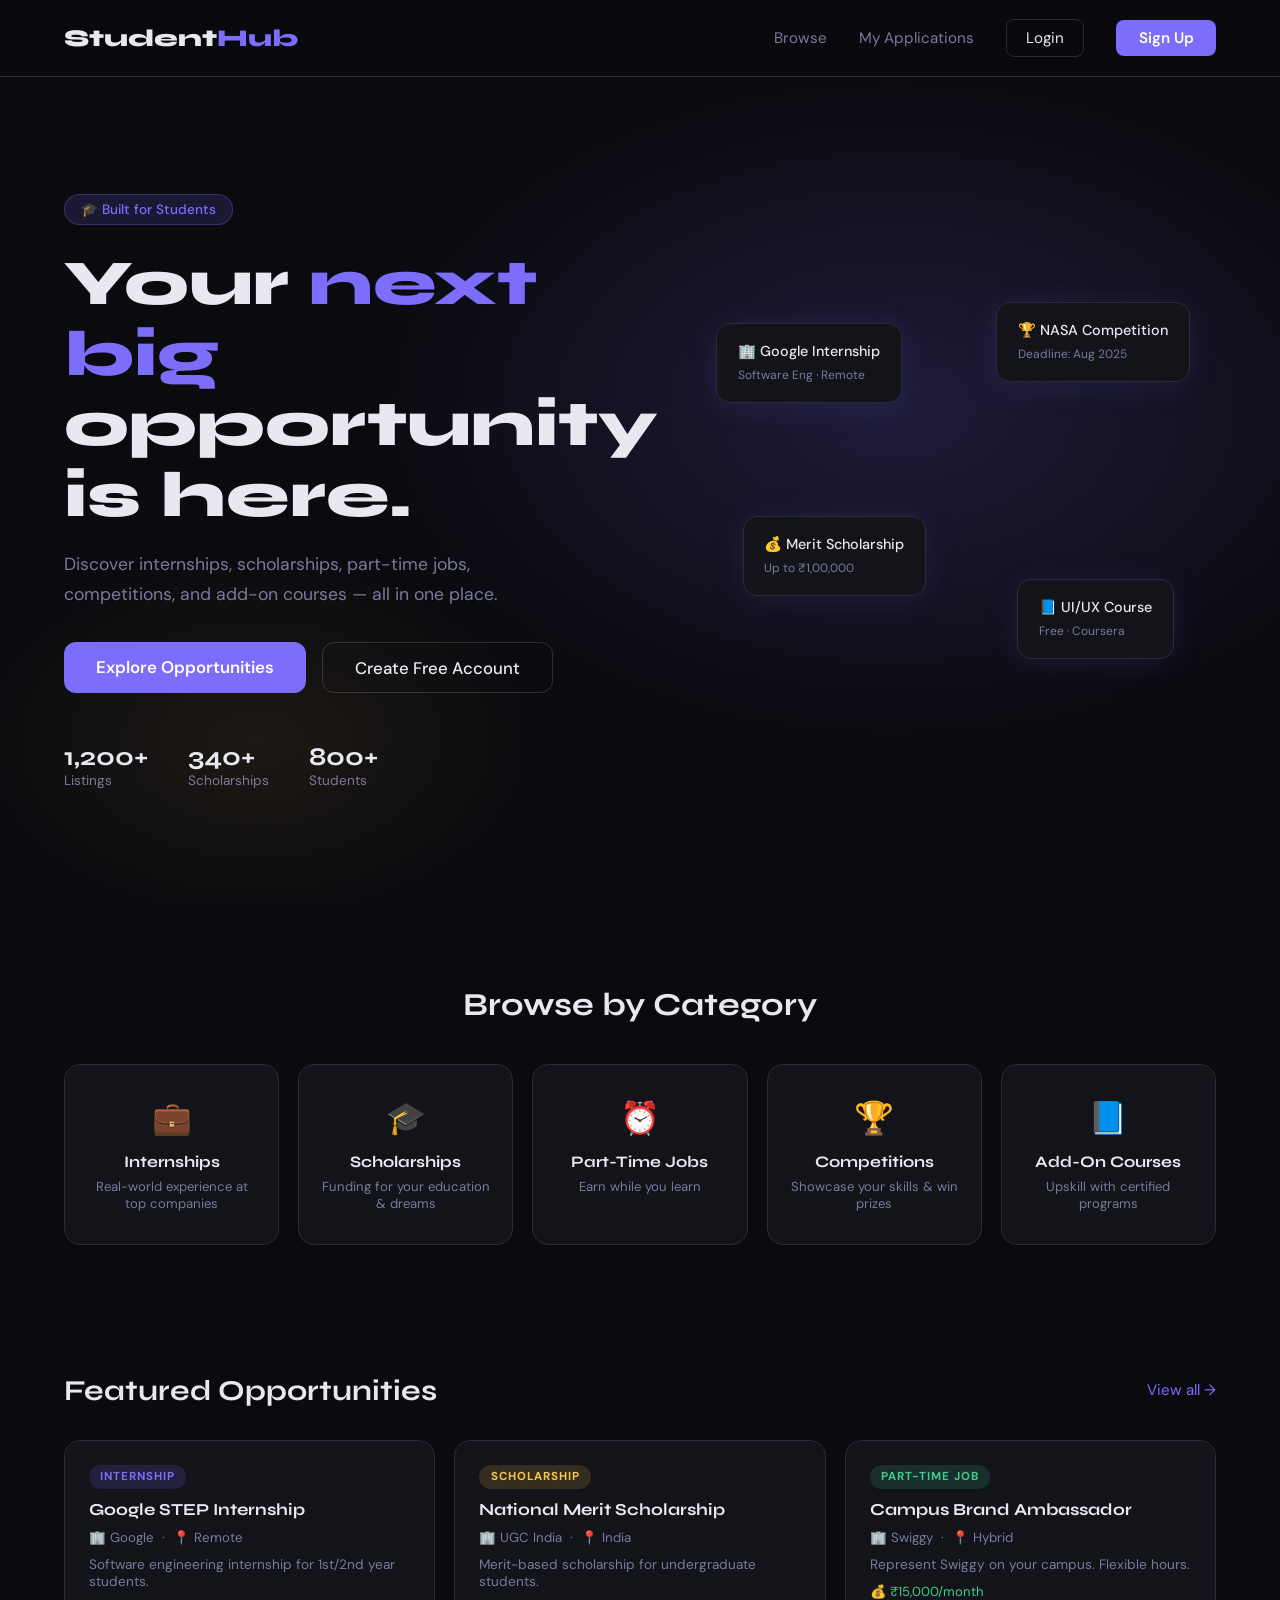
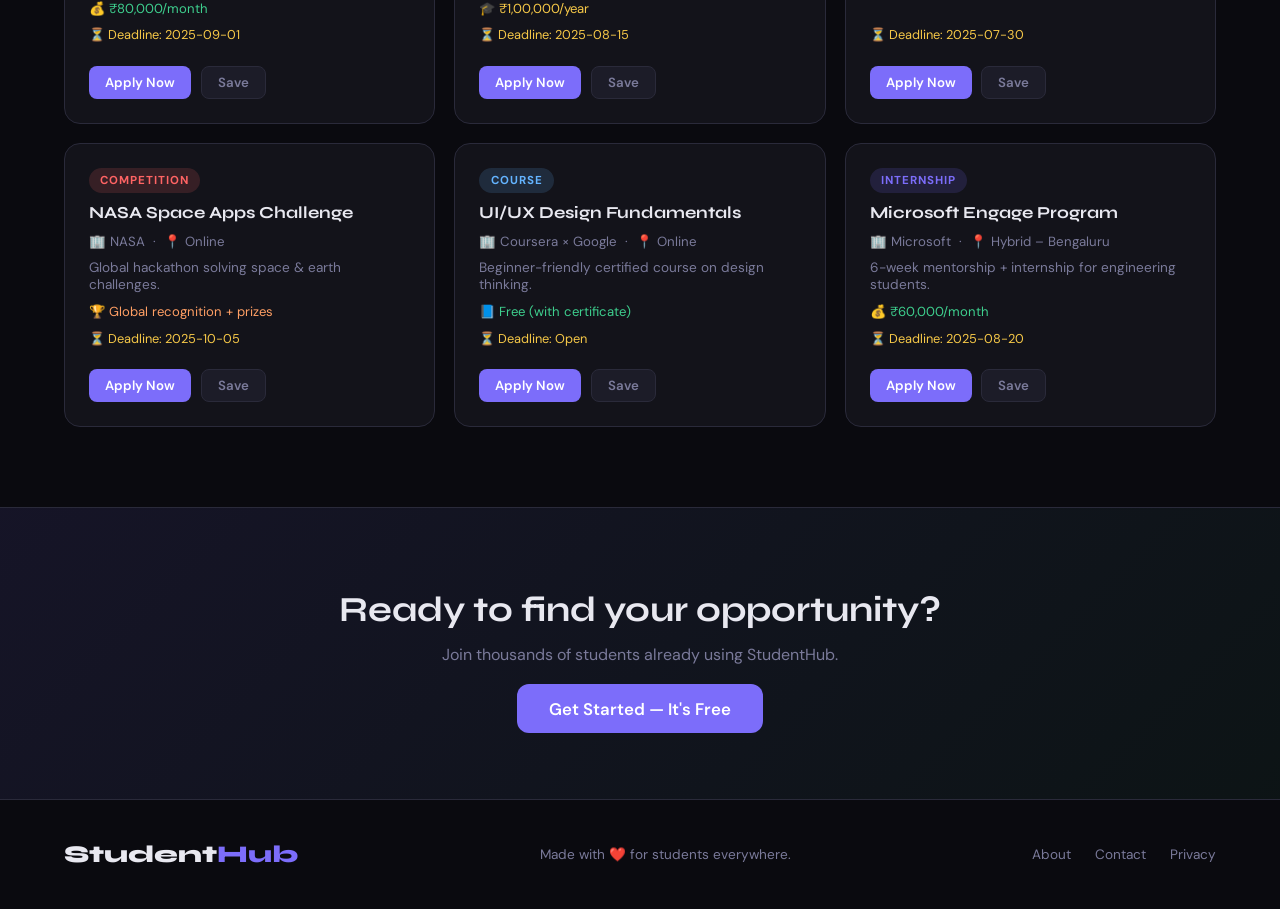
<file: index.html>
<!DOCTYPE html>
<html lang="en">
<head>
  <meta charset="UTF-8" />
  <meta name="viewport" content="width=device-width, initial-scale=1.0"/>
  <title>StudentHub — Opportunities for Every Student</title>
  <link rel="stylesheet" href="css/style.css"/>
  <link href="https://fonts.googleapis.com/css2?family=Syne:wght@400;600;700;800&family=DM+Sans:ital,wght@0,300;0,400;0,500;1,300&display=swap" rel="stylesheet"/>
</head>
<body>

  <!-- NAV -->
  <nav class="navbar">
    <a href="index.html" class="logo">Student<span>Hub</span></a>
    <div class="nav-links">
      <a href="pages/listings.html">Browse</a>
      <a href="pages/tracker.html">My Applications</a>
      <a href="pages/login.html" class="btn-outline">Login</a>
      <a href="pages/signup.html" class="btn-fill">Sign Up</a>
    </div>
    <button class="hamburger" onclick="toggleMenu()">☰</button>
  </nav>

  <!-- HERO -->
  <section class="hero">
    <div class="hero-bg"></div>
    <div class="hero-content">
      <span class="badge">🎓 Built for Students</span>
      <h1>Your <em>next big</em><br/>opportunity is here.</h1>
      <p>Discover internships, scholarships, part-time jobs, competitions, and add-on courses — all in one place.</p>
      <div class="hero-actions">
        <a href="pages/listings.html" class="btn-fill big">Explore Opportunities</a>
        <a href="pages/signup.html" class="btn-ghost big">Create Free Account</a>
      </div>
      <div class="hero-stats">
        <div><strong>1,200+</strong><span>Listings</span></div>
        <div><strong>340+</strong><span>Scholarships</span></div>
        <div><strong>800+</strong><span>Students</span></div>
      </div>
    </div>
    <div class="hero-cards">
      <div class="float-card c1">🏢 Google Internship<br/><small>Software Eng · Remote</small></div>
      <div class="float-card c2">🏆 NASA Competition<br/><small>Deadline: Aug 2025</small></div>
      <div class="float-card c3">💰 Merit Scholarship<br/><small>Up to ₹1,00,000</small></div>
      <div class="float-card c4">📘 UI/UX Course<br/><small>Free · Coursera</small></div>
    </div>
  </section>

  <!-- CATEGORIES -->
  <section class="categories">
    <h2>Browse by Category</h2>
    <div class="cat-grid">
      <a href="pages/listings.html?type=internship" class="cat-card">
        <span class="cat-icon">💼</span>
        <h3>Internships</h3>
        <p>Real-world experience at top companies</p>
      </a>
      <a href="pages/listings.html?type=scholarship" class="cat-card">
        <span class="cat-icon">🎓</span>
        <h3>Scholarships</h3>
        <p>Funding for your education & dreams</p>
      </a>
      <a href="pages/listings.html?type=job" class="cat-card">
        <span class="cat-icon">⏰</span>
        <h3>Part-Time Jobs</h3>
        <p>Earn while you learn</p>
      </a>
      <a href="pages/listings.html?type=competition" class="cat-card">
        <span class="cat-icon">🏆</span>
        <h3>Competitions</h3>
        <p>Showcase your skills & win prizes</p>
      </a>
      <a href="pages/listings.html?type=course" class="cat-card">
        <span class="cat-icon">📘</span>
        <h3>Add-On Courses</h3>
        <p>Upskill with certified programs</p>
      </a>
    </div>
  </section>

  <!-- FEATURED -->
  <section class="featured">
    <div class="section-header">
      <h2>Featured Opportunities</h2>
      <a href="pages/listings.html">View all →</a>
    </div>
    <div class="cards-grid" id="featuredCards"></div>
  </section>

  <!-- CTA -->
  <section class="cta-section">
    <h2>Ready to find your opportunity?</h2>
    <p>Join thousands of students already using StudentHub.</p>
    <a href="pages/signup.html" class="btn-fill big">Get Started — It's Free</a>
  </section>

  <!-- FOOTER -->
  <footer>
    <div class="footer-inner">
      <span class="logo">Student<span>Hub</span></span>
      <p>Made with ❤️ for students everywhere.</p>
      <div class="footer-links">
        <a href="#">About</a>
        <a href="#">Contact</a>
        <a href="#">Privacy</a>
      </div>
    </div>
  </footer>

  <script src="js/data.js"></script>
  <script src="js/main.js"></script>
</body>
</html>
</file>
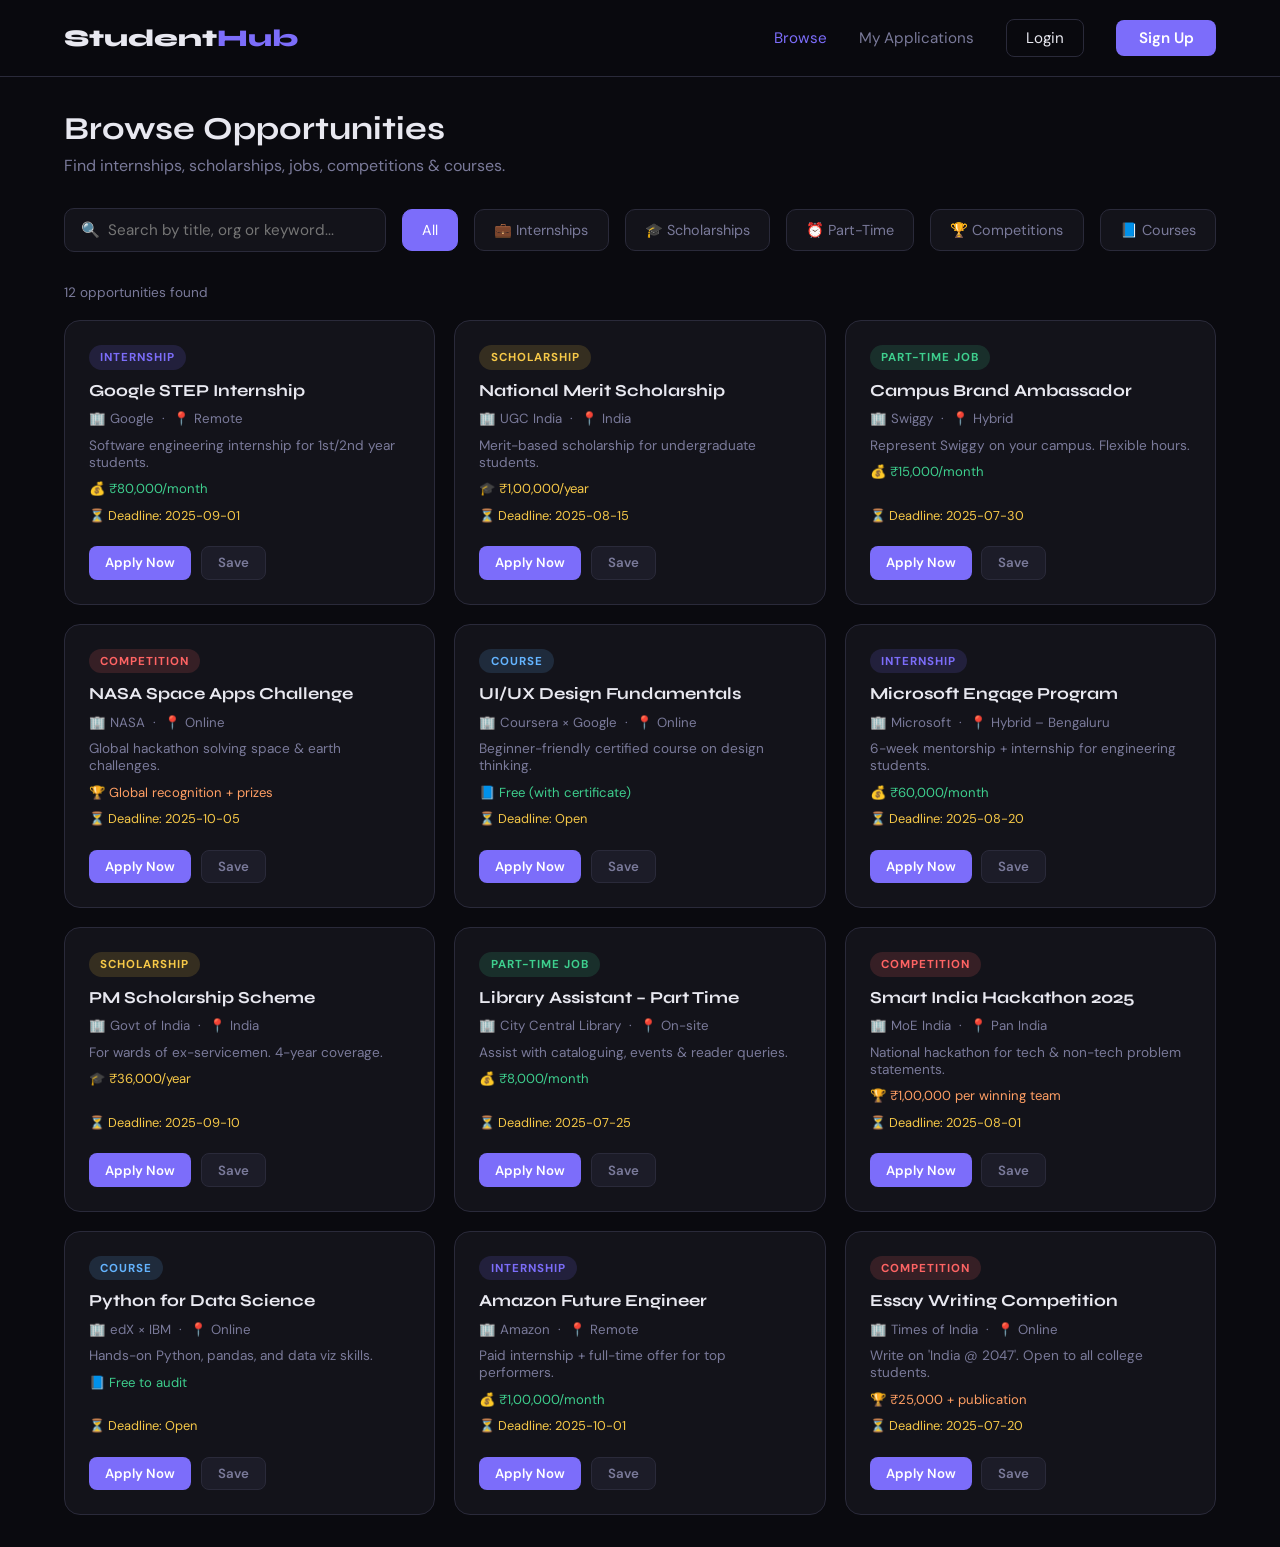
<file: pages/listings.html>
<!DOCTYPE html>
<html lang="en">
<head>
  <meta charset="UTF-8"/>
  <meta name="viewport" content="width=device-width, initial-scale=1.0"/>
  <title>Browse Opportunities — StudentHub</title>
  <link rel="stylesheet" href="../css/style.css"/>
  <link href="https://fonts.googleapis.com/css2?family=Syne:wght@400;600;700;800&family=DM+Sans:ital,wght@0,300;0,400;0,500;1,300&display=swap" rel="stylesheet"/>
</head>
<body>
  <nav class="navbar">
    <a href="../index.html" class="logo">Student<span>Hub</span></a>
    <div class="nav-links">
      <a href="listings.html" style="color:var(--accent)">Browse</a>
      <a href="tracker.html">My Applications</a>
      <a href="login.html" class="btn-outline" id="navLogin">Login</a>
      <a href="signup.html" class="btn-fill" id="navSignup">Sign Up</a>
    </div>
    <button class="hamburger" onclick="document.querySelector('.nav-links').classList.toggle('open')">☰</button>
  </nav>

  <div class="listings-page">
    <h1>Browse Opportunities</h1>
    <p class="sub">Find internships, scholarships, jobs, competitions & courses.</p>

    <div class="filters">
      <input class="search-bar" id="searchInput" type="text" placeholder="🔍  Search by title, org or keyword..." oninput="renderListings()"/>
      <button class="filter-btn active" data-type="all" onclick="setFilter('all')">All</button>
      <button class="filter-btn" data-type="internship" onclick="setFilter('internship')">💼 Internships</button>
      <button class="filter-btn" data-type="scholarship" onclick="setFilter('scholarship')">🎓 Scholarships</button>
      <button class="filter-btn" data-type="job" onclick="setFilter('job')">⏰ Part-Time</button>
      <button class="filter-btn" data-type="competition" onclick="setFilter('competition')">🏆 Competitions</button>
      <button class="filter-btn" data-type="course" onclick="setFilter('course')">📘 Courses</button>
    </div>

    <p id="resultCount" style="color:var(--muted);font-size:0.85rem;margin-bottom:1.2rem;"></p>
    <div class="cards-grid" id="listingsGrid"></div>
  </div>

  <script src="../js/data.js"></script>
  <script>
    let activeFilter = 'all';

    // Read URL param
    const urlParams = new URLSearchParams(window.location.search);
    const typeParam = urlParams.get('type');
    if (typeParam) activeFilter = typeParam;

    function setFilter(type) {
      activeFilter = type;
      document.querySelectorAll('.filter-btn').forEach(b => {
        b.classList.toggle('active', b.dataset.type === type);
      });
      renderListings();
    }

    function renderListings() {
      const q = document.getElementById('searchInput').value.toLowerCase();
      let filtered = OPPORTUNITIES.filter(o => {
        const matchType = activeFilter === 'all' || o.type === activeFilter;
        const matchSearch = !q || o.title.toLowerCase().includes(q) || o.org.toLowerCase().includes(q) || o.tags.some(t => t.includes(q)) || o.desc.toLowerCase().includes(q);
        return matchType && matchSearch;
      });

      const grid = document.getElementById('listingsGrid');
      const count = document.getElementById('resultCount');
      count.textContent = `${filtered.length} opportunit${filtered.length !== 1 ? 'ies' : 'y'} found`;

      if (filtered.length === 0) {
        grid.innerHTML = `<div style="grid-column:1/-1;text-align:center;padding:3rem;color:var(--muted)">
          <p style="font-size:2rem">🔍</p>
          <p>No results found. Try a different search or filter.</p>
        </div>`;
      } else {
        grid.innerHTML = filtered.map(createCard).join('');
      }
    }

    function updateNav() {
      const user = getUser();
      if (user) {
        document.getElementById('navLogin').textContent = user.name.split(' ')[0];
        document.getElementById('navLogin').href = 'tracker.html';
        document.getElementById('navSignup').textContent = 'Logout';
        document.getElementById('navSignup').href = '#';
        document.getElementById('navSignup').onclick = (e) => {
          e.preventDefault(); localStorage.removeItem('sh_user'); location.reload();
        };
      }
    }

    document.addEventListener('DOMContentLoaded', () => {
      if (typeParam) setFilter(typeParam);
      updateNav();
      renderListings();
    });
  </script>
</body>
</html>
</file>
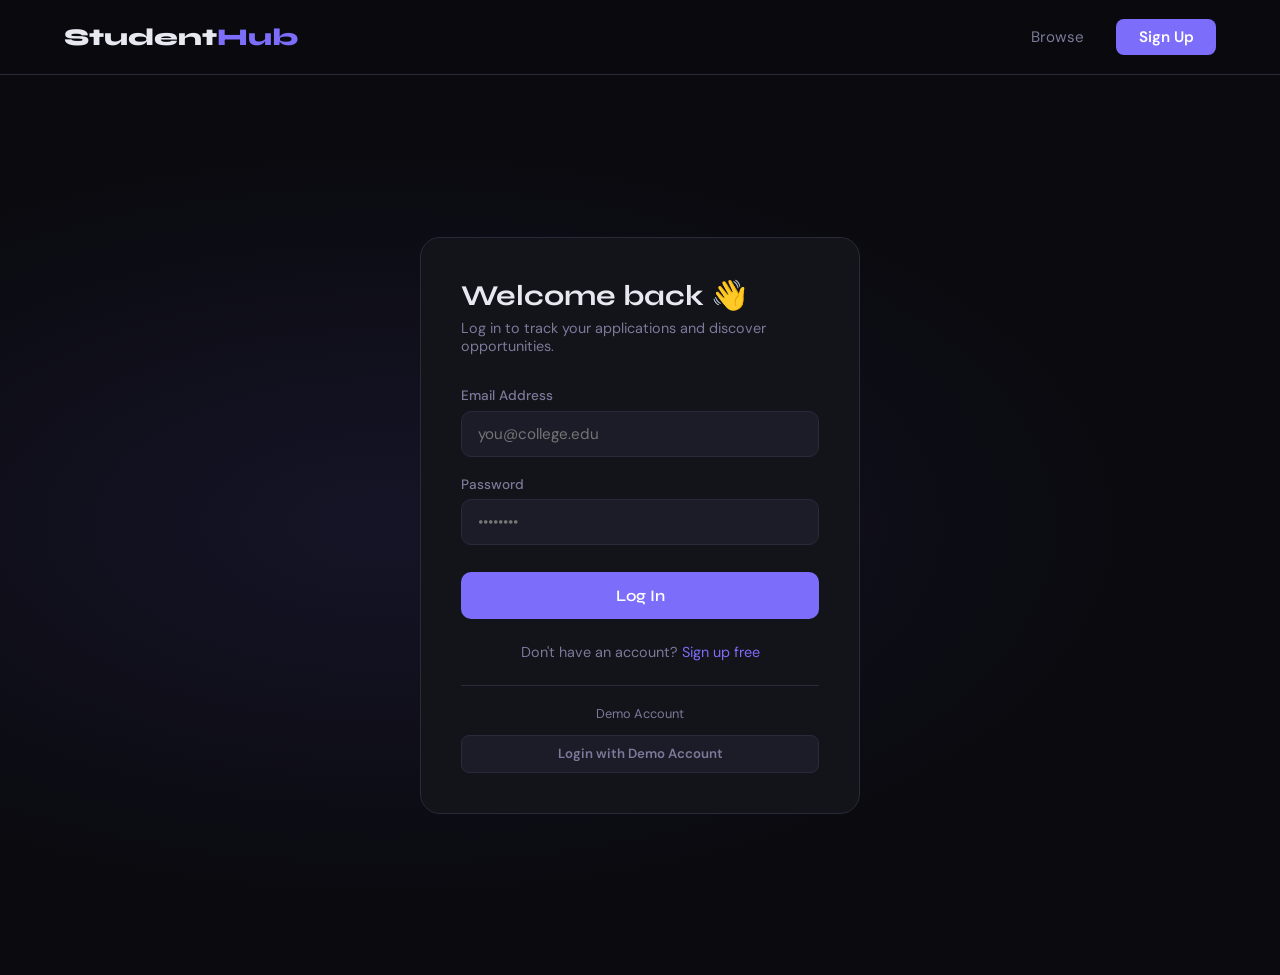
<file: pages/login.html>
<!DOCTYPE html>
<html lang="en">
<head>
  <meta charset="UTF-8"/>
  <meta name="viewport" content="width=device-width, initial-scale=1.0"/>
  <title>Login — StudentHub</title>
  <link rel="stylesheet" href="../css/style.css"/>
  <link href="https://fonts.googleapis.com/css2?family=Syne:wght@400;600;700;800&family=DM+Sans:ital,wght@0,300;0,400;0,500;1,300&display=swap" rel="stylesheet"/>
</head>
<body>
  <nav class="navbar">
    <a href="../index.html" class="logo">Student<span>Hub</span></a>
    <div class="nav-links">
      <a href="listings.html">Browse</a>
      <a href="signup.html" class="btn-fill">Sign Up</a>
    </div>
  </nav>

  <div class="auth-page">
    <div class="auth-box">
      <h2>Welcome back 👋</h2>
      <p class="sub">Log in to track your applications and discover opportunities.</p>

      <div class="form-group">
        <label>Email Address</label>
        <input type="email" id="email" placeholder="you@college.edu"/>
      </div>
      <div class="form-group">
        <label>Password</label>
        <input type="password" id="password" placeholder="••••••••"/>
      </div>

      <div id="err" style="color:#ff6464;font-size:0.85rem;margin-bottom:0.8rem;display:none;"></div>

      <button class="form-btn" onclick="handleLogin()">Log In</button>

      <p class="auth-switch">Don't have an account? <a href="signup.html">Sign up free</a></p>

      <div style="margin-top:1.5rem;padding-top:1.2rem;border-top:1px solid var(--border);text-align:center;">
        <p style="color:var(--muted);font-size:0.8rem;margin-bottom:0.8rem;">Demo Account</p>
        <button class="btn-sm btn-save" style="width:100%;padding:0.6rem;" onclick="demoLogin()">Login with Demo Account</button>
      </div>
    </div>
  </div>

  <script src="../js/data.js"></script>
  <script>
    function handleLogin() {
      const email = document.getElementById('email').value.trim();
      const password = document.getElementById('password').value;
      const err = document.getElementById('err');

      if (!email || !password) { err.style.display='block'; err.textContent='Please fill all fields.'; return; }

      // Check registered users
      const users = JSON.parse(localStorage.getItem('sh_users') || '[]');
      const user = users.find(u => u.email === email && u.password === password);

      if (user) {
        setUser({ name: user.name, email: user.email, college: user.college });
        showToast('Welcome back, ' + user.name + '!');
        setTimeout(() => { window.location.href = 'tracker.html'; }, 800);
      } else {
        err.style.display = 'block';
        err.textContent = 'Invalid email or password.';
      }
    }

    function demoLogin() {
      setUser({ name: 'Demo Student', email: 'demo@college.edu', college: 'Demo University' });
      // Add some demo applications
      if (!getApplications().length) {
        const sample = [OPPORTUNITIES[0], OPPORTUNITIES[2], OPPORTUNITIES[4]];
        sample.forEach((o,i) => {
          const statuses = ['applied','shortlisted','applied'];
          const apps = getApplications();
          apps.push({ ...o, status: statuses[i], appliedOn: new Date().toLocaleDateString('en-IN') });
          localStorage.setItem('sh_apps', JSON.stringify(apps));
        });
      }
      showToast('Logged in as Demo Student!');
      setTimeout(() => { window.location.href = 'tracker.html'; }, 800);
    }

    document.addEventListener('keydown', e => { if (e.key === 'Enter') handleLogin(); });
  </script>
</body>
</html>
</file>
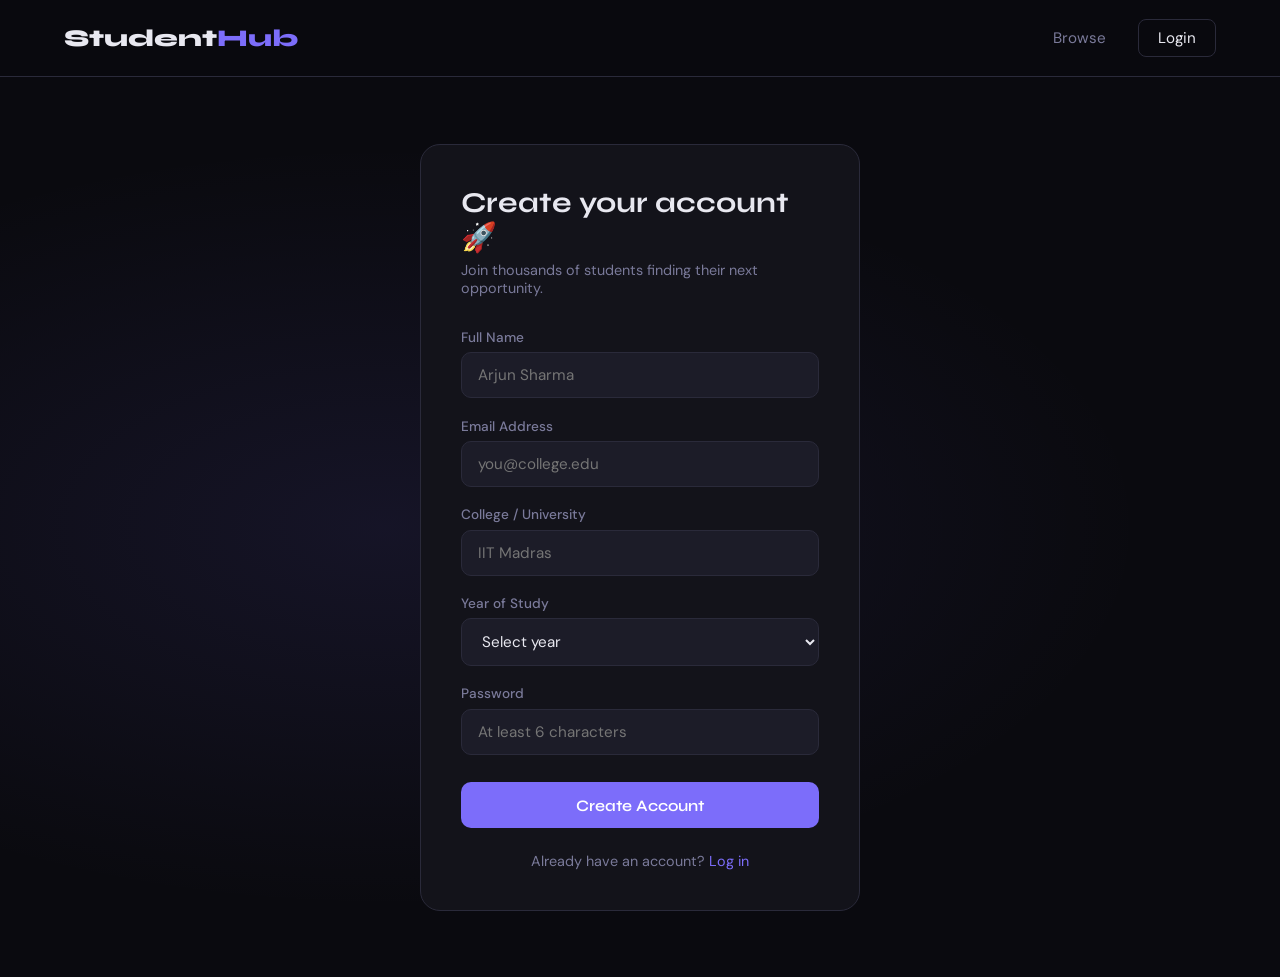
<file: pages/signup.html>
<!DOCTYPE html>
<html lang="en">
<head>
  <meta charset="UTF-8"/>
  <meta name="viewport" content="width=device-width, initial-scale=1.0"/>
  <title>Sign Up — StudentHub</title>
  <link rel="stylesheet" href="../css/style.css"/>
  <link href="https://fonts.googleapis.com/css2?family=Syne:wght@400;600;700;800&family=DM+Sans:ital,wght@0,300;0,400;0,500;1,300&display=swap" rel="stylesheet"/>
</head>
<body>
  <nav class="navbar">
    <a href="../index.html" class="logo">Student<span>Hub</span></a>
    <div class="nav-links">
      <a href="listings.html">Browse</a>
      <a href="login.html" class="btn-outline">Login</a>
    </div>
  </nav>

  <div class="auth-page">
    <div class="auth-box">
      <h2>Create your account 🚀</h2>
      <p class="sub">Join thousands of students finding their next opportunity.</p>

      <div class="form-group">
        <label>Full Name</label>
        <input type="text" id="name" placeholder="Arjun Sharma"/>
      </div>
      <div class="form-group">
        <label>Email Address</label>
        <input type="email" id="email" placeholder="you@college.edu"/>
      </div>
      <div class="form-group">
        <label>College / University</label>
        <input type="text" id="college" placeholder="IIT Madras"/>
      </div>
      <div class="form-group">
        <label>Year of Study</label>
        <select id="year">
          <option value="">Select year</option>
          <option>1st Year</option>
          <option>2nd Year</option>
          <option>3rd Year</option>
          <option>4th Year</option>
          <option>Postgraduate</option>
        </select>
      </div>
      <div class="form-group">
        <label>Password</label>
        <input type="password" id="password" placeholder="At least 6 characters"/>
      </div>

      <div id="err" style="color:#ff6464;font-size:0.85rem;margin-bottom:0.8rem;display:none;"></div>

      <button class="form-btn" onclick="handleSignup()">Create Account</button>

      <p class="auth-switch">Already have an account? <a href="login.html">Log in</a></p>
    </div>
  </div>

  <script src="../js/data.js"></script>
  <script>
    function handleSignup() {
      const name = document.getElementById('name').value.trim();
      const email = document.getElementById('email').value.trim();
      const college = document.getElementById('college').value.trim();
      const year = document.getElementById('year').value;
      const password = document.getElementById('password').value;
      const err = document.getElementById('err');

      if (!name || !email || !college || !year || !password) {
        err.style.display='block'; err.textContent='Please fill all fields.'; return;
      }
      if (password.length < 6) {
        err.style.display='block'; err.textContent='Password must be at least 6 characters.'; return;
      }

      // Save to "users db"
      const users = JSON.parse(localStorage.getItem('sh_users') || '[]');
      if (users.find(u => u.email === email)) {
        err.style.display='block'; err.textContent='Email already registered.'; return;
      }
      users.push({ name, email, college, year, password });
      localStorage.setItem('sh_users', JSON.stringify(users));

      // Auto login
      setUser({ name, email, college, year });
      showToast('🎉 Welcome to StudentHub, ' + name + '!');
      setTimeout(() => { window.location.href = 'listings.html'; }, 900);
    }
  </script>
</body>
</html>
</file>
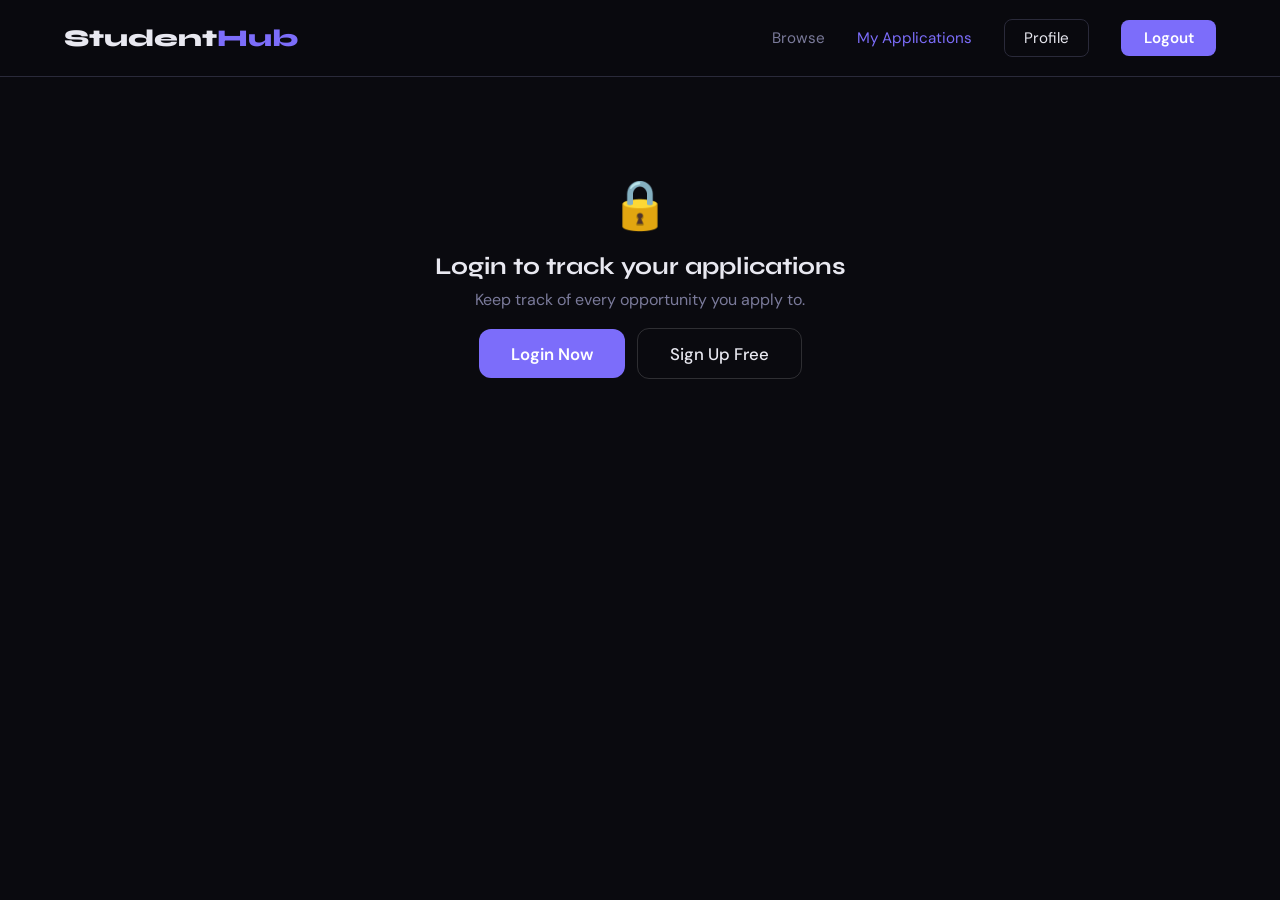
<file: pages/tracker.html>
<!DOCTYPE html>
<html lang="en">
<head>
  <meta charset="UTF-8"/>
  <meta name="viewport" content="width=device-width, initial-scale=1.0"/>
  <title>My Applications — StudentHub</title>
  <link rel="stylesheet" href="../css/style.css"/>
  <link href="https://fonts.googleapis.com/css2?family=Syne:wght@400;600;700;800&family=DM+Sans:ital,wght@0,300;0,400;0,500;1,300&display=swap" rel="stylesheet"/>
</head>
<body>
  <nav class="navbar">
    <a href="../index.html" class="logo">Student<span>Hub</span></a>
    <div class="nav-links">
      <a href="listings.html">Browse</a>
      <a href="tracker.html" style="color:var(--accent)">My Applications</a>
      <a href="#" class="btn-outline" id="navUser">Profile</a>
      <a href="#" class="btn-fill" id="navLogout">Logout</a>
    </div>
    <button class="hamburger" onclick="document.querySelector('.nav-links').classList.toggle('open')">☰</button>
  </nav>

  <div class="tracker-page">

    <!-- Profile Bar -->
    <div class="profile-bar" id="profileBar" style="display:none">
      <div class="avatar" id="avatarInitial">S</div>
      <div class="profile-info">
        <h3 id="profileName">Student Name</h3>
        <p id="profileEmail">email@college.edu</p>
        <p id="profileCollege" style="font-size:0.8rem;color:var(--accent)"></p>
      </div>
    </div>

    <!-- Not logged in -->
    <div id="notLoggedIn" style="display:none;text-align:center;padding:4rem 1rem;">
      <p style="font-size:3rem">🔒</p>
      <h2 style="margin:1rem 0 0.5rem">Login to track your applications</h2>
      <p style="color:var(--muted);margin-bottom:2rem">Keep track of every opportunity you apply to.</p>
      <a href="login.html" class="btn-fill big">Login Now</a>
      &nbsp;
      <a href="signup.html" class="btn-ghost big">Sign Up Free</a>
    </div>

    <!-- Tracker Content -->
    <div id="trackerContent" style="display:none">
      <h1>My Applications</h1>
      <p style="color:var(--muted);margin-top:0.3rem">Track the status of all your applications.</p>

      <div class="tracker-stats" id="trackerStats"></div>

      <div style="display:flex;justify-content:space-between;align-items:center;margin-bottom:1rem;flex-wrap:wrap;gap:1rem;">
        <div style="display:flex;gap:0.6rem;flex-wrap:wrap;" id="statusFilters"></div>
        <a href="listings.html" class="btn-fill" style="font-size:0.85rem;padding:0.5rem 1rem;">+ Apply for More</a>
      </div>

      <div id="emptyState" style="display:none;text-align:center;padding:3rem;color:var(--muted)">
        <p style="font-size:2rem">📭</p>
        <p>No applications yet. <a href="listings.html" style="color:var(--accent)">Start exploring!</a></p>
      </div>

      <div style="overflow-x:auto;">
        <table class="tracker-table" id="appTable">
          <thead>
            <tr>
              <th>Opportunity</th>
              <th>Type</th>
              <th>Organization</th>
              <th>Applied On</th>
              <th>Status</th>
              <th>Action</th>
            </tr>
          </thead>
          <tbody id="appTableBody"></tbody>
        </table>
      </div>
    </div>
  </div>

  <script src="../js/data.js"></script>
  <script>
    const STATUSES = ['applied','shortlisted','selected','rejected'];

    function updateStatus(id, newStatus) {
      let apps = getApplications();
      const idx = apps.findIndex(a => a.id === id);
      if (idx > -1) {
        apps[idx].status = newStatus;
        localStorage.setItem('sh_apps', JSON.stringify(apps));
        renderTracker();
        showToast(`Status updated to "${newStatus}"`);
      }
    }

    function removeApp(id) {
      let apps = getApplications();
      apps = apps.filter(a => a.id !== id);
      localStorage.setItem('sh_apps', JSON.stringify(apps));
      renderTracker();
      showToast('Application removed.');
    }

    let statusFilter = 'all';

    function renderTracker() {
      let apps = getApplications();
      const counts = { all: apps.length };
      STATUSES.forEach(s => counts[s] = apps.filter(a => a.status === s).length);

      // Stats
      document.getElementById('trackerStats').innerHTML = `
        <div class="stat-pill"><strong>${counts.all}</strong><span>Total</span></div>
        <div class="stat-pill"><strong>${counts.applied}</strong><span>Applied</span></div>
        <div class="stat-pill"><strong>${counts.shortlisted}</strong><span>Shortlisted</span></div>
        <div class="stat-pill"><strong>${counts.selected}</strong><span>Selected 🎉</span></div>
        <div class="stat-pill"><strong>${counts.rejected}</strong><span>Rejected</span></div>
      `;

      // Status filter buttons
      const sfContainer = document.getElementById('statusFilters');
      const sfOptions = ['all','applied','shortlisted','selected','rejected'];
      sfContainer.innerHTML = sfOptions.map(s => `
        <button class="filter-btn ${statusFilter === s ? 'active' : ''}" onclick="statusFilter='${s}';renderTracker()">
          ${s.charAt(0).toUpperCase() + s.slice(1)}${s !== 'all' ? ` (${counts[s]})` : ''}
        </button>
      `).join('');

      // Filter
      let filtered = statusFilter === 'all' ? apps : apps.filter(a => a.status === statusFilter);

      const tbody = document.getElementById('appTableBody');
      const empty = document.getElementById('emptyState');
      const table = document.getElementById('appTable');

      if (filtered.length === 0) {
        empty.style.display = 'block'; table.style.display = 'none';
      } else {
        empty.style.display = 'none'; table.style.display = 'table';
        tbody.innerHTML = filtered.map(app => `
          <tr>
            <td><strong>${app.title}</strong></td>
            <td><span class="opp-type type-${app.type}" style="font-size:0.7rem">${TYPE_LABELS[app.type]}</span></td>
            <td>${app.org}</td>
            <td>${app.appliedOn}</td>
            <td>
              <select onchange="updateStatus(${app.id}, this.value)" style="background:var(--surface2);border:1px solid var(--border);border-radius:8px;color:var(--text);padding:0.3rem 0.5rem;font-family:'DM Sans',sans-serif;font-size:0.82rem;cursor:pointer;">
                ${STATUSES.map(s => `<option value="${s}" ${app.status === s ? 'selected' : ''}>${s.charAt(0).toUpperCase()+s.slice(1)}</option>`).join('')}
              </select>
            </td>
            <td>
              <button class="btn-sm btn-save" onclick="removeApp(${app.id})" style="font-size:0.75rem;padding:0.3rem 0.7rem;">Remove</button>
            </td>
          </tr>
        `).join('');
      }
    }

    document.addEventListener('DOMContentLoaded', () => {
      const user = getUser();

      if (!user) {
        document.getElementById('notLoggedIn').style.display = 'block';
        document.getElementById('trackerContent').style.display = 'none';
        document.getElementById('profileBar').style.display = 'none';
      } else {
        document.getElementById('notLoggedIn').style.display = 'none';
        document.getElementById('trackerContent').style.display = 'block';
        document.getElementById('profileBar').style.display = 'flex';

        document.getElementById('profileName').textContent = user.name;
        document.getElementById('profileEmail').textContent = user.email;
        document.getElementById('profileCollege').textContent = user.college || '';
        document.getElementById('avatarInitial').textContent = user.name.charAt(0).toUpperCase();

        document.getElementById('navUser').textContent = user.name.split(' ')[0];
        document.getElementById('navLogout').onclick = (e) => {
          e.preventDefault(); localStorage.removeItem('sh_user'); window.location.href = '../index.html';
        };

        renderTracker();
      }
    });
  </script>
</body>
</html>
</file>
<file: css/style.css>
/* ===== RESET & VARIABLES ===== */
*, *::before, *::after { box-sizing: border-box; margin: 0; padding: 0; }

:root {
  --bg: #0a0a0f;
  --surface: #13131a;
  --surface2: #1c1c28;
  --border: #2a2a3a;
  --accent: #7c6dfa;
  --accent2: #f7c948;
  --accent3: #3ecf8e;
  --text: #e8e8f0;
  --muted: #7a7a9a;
  --radius: 16px;
  --shadow: 0 4px 32px rgba(124,109,250,0.12);
}

html { scroll-behavior: smooth; }

body {
  font-family: 'DM Sans', sans-serif;
  background: var(--bg);
  color: var(--text);
  min-height: 100vh;
  overflow-x: hidden;
}

h1,h2,h3,h4 { font-family: 'Syne', sans-serif; }

a { text-decoration: none; color: inherit; }

/* ===== NAVBAR ===== */
.navbar {
  display: flex;
  align-items: center;
  justify-content: space-between;
  padding: 1.2rem 5%;
  position: sticky;
  top: 0;
  z-index: 100;
  background: rgba(10,10,15,0.85);
  backdrop-filter: blur(16px);
  border-bottom: 1px solid var(--border);
}

.logo { font-family: 'Syne', sans-serif; font-size: 1.5rem; font-weight: 800; color: var(--text); }
.logo span { color: var(--accent); }

.nav-links { display: flex; align-items: center; gap: 2rem; }
.nav-links a { color: var(--muted); font-size: 0.95rem; transition: color 0.2s; }
.nav-links a:hover { color: var(--text); }

.btn-outline {
  border: 1px solid var(--border);
  padding: 0.5rem 1.2rem;
  border-radius: 8px;
  color: var(--text) !important;
  transition: border-color 0.2s !important;
}
.btn-outline:hover { border-color: var(--accent) !important; }

.btn-fill {
  background: var(--accent);
  color: #fff !important;
  padding: 0.5rem 1.4rem;
  border-radius: 8px;
  font-weight: 600;
  transition: opacity 0.2s !important;
}
.btn-fill:hover { opacity: 0.85; }

.btn-ghost {
  border: 1px solid rgba(255,255,255,0.15);
  padding: 0.7rem 1.6rem;
  border-radius: 10px;
  color: var(--text);
  font-weight: 500;
  transition: background 0.2s;
}
.btn-ghost:hover { background: rgba(255,255,255,0.06); }

.big { padding: 0.85rem 2rem !important; font-size: 1.05rem; border-radius: 12px !important; }

.hamburger { display: none; background: none; border: none; color: var(--text); font-size: 1.5rem; cursor: pointer; }

/* ===== HERO ===== */
.hero {
  position: relative;
  min-height: 92vh;
  display: grid;
  grid-template-columns: 1fr 1fr;
  align-items: center;
  padding: 4rem 5%;
  gap: 2rem;
  overflow: hidden;
}

.hero-bg {
  position: absolute;
  inset: 0;
  background: radial-gradient(ellipse 60% 60% at 70% 40%, rgba(124,109,250,0.18) 0%, transparent 70%),
              radial-gradient(ellipse 40% 40% at 20% 80%, rgba(247,201,72,0.08) 0%, transparent 60%);
  pointer-events: none;
}

.hero-content { position: relative; z-index: 2; }

.badge {
  display: inline-block;
  background: rgba(124,109,250,0.15);
  border: 1px solid rgba(124,109,250,0.3);
  color: var(--accent);
  padding: 0.4rem 1rem;
  border-radius: 999px;
  font-size: 0.85rem;
  font-weight: 500;
  margin-bottom: 1.5rem;
}

.hero-content h1 {
  font-size: clamp(2.5rem, 5vw, 4rem);
  font-weight: 800;
  line-height: 1.1;
  margin-bottom: 1.2rem;
  color: var(--text);
}
.hero-content h1 em { color: var(--accent); font-style: normal; }

.hero-content p {
  color: var(--muted);
  font-size: 1.1rem;
  line-height: 1.7;
  max-width: 480px;
  margin-bottom: 2rem;
}

.hero-actions { display: flex; gap: 1rem; flex-wrap: wrap; margin-bottom: 3rem; }

.hero-stats { display: flex; gap: 2.5rem; }
.hero-stats div { display: flex; flex-direction: column; }
.hero-stats strong { font-family: 'Syne', sans-serif; font-size: 1.6rem; color: var(--text); }
.hero-stats span { font-size: 0.85rem; color: var(--muted); }

/* Floating cards */
.hero-cards { position: relative; height: 420px; }
.float-card {
  position: absolute;
  background: var(--surface);
  border: 1px solid var(--border);
  border-radius: 14px;
  padding: 1rem 1.3rem;
  font-size: 0.9rem;
  font-weight: 500;
  line-height: 1.6;
  box-shadow: var(--shadow);
  animation: float 4s ease-in-out infinite;
}
.float-card small { color: var(--muted); font-weight: 400; }
.c1 { top: 10%; left: 5%; animation-delay: 0s; }
.c2 { top: 5%; right: 5%; animation-delay: 1s; }
.c3 { bottom: 25%; left: 10%; animation-delay: 2s; }
.c4 { bottom: 10%; right: 8%; animation-delay: 0.5s; }

@keyframes float {
  0%,100% { transform: translateY(0); }
  50% { transform: translateY(-12px); }
}

/* ===== CATEGORIES ===== */
.categories {
  padding: 5rem 5%;
  text-align: center;
}
.categories h2 { font-size: 2rem; margin-bottom: 2.5rem; }

.cat-grid {
  display: grid;
  grid-template-columns: repeat(auto-fit, minmax(180px, 1fr));
  gap: 1.2rem;
}

.cat-card {
  background: var(--surface);
  border: 1px solid var(--border);
  border-radius: var(--radius);
  padding: 2rem 1.2rem;
  text-align: center;
  transition: transform 0.2s, border-color 0.2s, box-shadow 0.2s;
  cursor: pointer;
  display: block;
}
.cat-card:hover { transform: translateY(-4px); border-color: var(--accent); box-shadow: var(--shadow); }
.cat-icon { font-size: 2rem; display: block; margin-bottom: 0.8rem; }
.cat-card h3 { font-size: 1rem; margin-bottom: 0.4rem; }
.cat-card p { font-size: 0.82rem; color: var(--muted); }

/* ===== FEATURED ===== */
.featured { padding: 3rem 5% 5rem; }

.section-header {
  display: flex;
  justify-content: space-between;
  align-items: center;
  margin-bottom: 2rem;
}
.section-header h2 { font-size: 1.8rem; }
.section-header a { color: var(--accent); font-size: 0.95rem; }

.cards-grid {
  display: grid;
  grid-template-columns: repeat(auto-fill, minmax(300px, 1fr));
  gap: 1.2rem;
}

.opp-card {
  background: var(--surface);
  border: 1px solid var(--border);
  border-radius: var(--radius);
  padding: 1.5rem;
  transition: transform 0.2s, box-shadow 0.2s;
  display: flex;
  flex-direction: column;
  gap: 0.6rem;
}
.opp-card:hover { transform: translateY(-3px); box-shadow: var(--shadow); }

.opp-type {
  font-size: 0.72rem;
  font-weight: 700;
  text-transform: uppercase;
  letter-spacing: 1px;
  padding: 0.3rem 0.7rem;
  border-radius: 999px;
  display: inline-block;
  width: fit-content;
}
.type-internship { background: rgba(124,109,250,0.15); color: var(--accent); }
.type-scholarship { background: rgba(247,201,72,0.15); color: var(--accent2); }
.type-job { background: rgba(62,207,142,0.15); color: var(--accent3); }
.type-competition { background: rgba(255,100,100,0.15); color: #ff6464; }
.type-course { background: rgba(100,180,255,0.15); color: #64b4ff; }

.opp-card h3 { font-size: 1.05rem; }
.opp-meta { font-size: 0.83rem; color: var(--muted); }
.opp-deadline { font-size: 0.8rem; color: var(--accent2); margin-top: auto; }

.opp-actions { display: flex; gap: 0.6rem; margin-top: 0.8rem; }
.btn-sm {
  padding: 0.45rem 1rem;
  border-radius: 8px;
  font-size: 0.83rem;
  font-weight: 600;
  cursor: pointer;
  border: none;
  font-family: 'DM Sans', sans-serif;
}
.btn-apply { background: var(--accent); color: #fff; }
.btn-save { background: var(--surface2); color: var(--muted); border: 1px solid var(--border); }
.btn-save:hover { color: var(--text); }

/* ===== CTA ===== */
.cta-section {
  text-align: center;
  padding: 5rem 5%;
  background: linear-gradient(135deg, rgba(124,109,250,0.1), rgba(62,207,142,0.05));
  border-top: 1px solid var(--border);
  border-bottom: 1px solid var(--border);
}
.cta-section h2 { font-size: 2.2rem; margin-bottom: 0.8rem; }
.cta-section p { color: var(--muted); margin-bottom: 2rem; }

/* ===== FOOTER ===== */
footer { padding: 2.5rem 5%; }
.footer-inner { display: flex; align-items: center; justify-content: space-between; flex-wrap: wrap; gap: 1rem; }
.footer-links { display: flex; gap: 1.5rem; }
.footer-links a { color: var(--muted); font-size: 0.85rem; }
footer p { color: var(--muted); font-size: 0.85rem; }

/* ===== FORMS ===== */
.auth-page {
  min-height: 100vh;
  display: flex;
  align-items: center;
  justify-content: center;
  padding: 2rem;
  background: radial-gradient(ellipse at 30% 50%, rgba(124,109,250,0.1) 0%, transparent 60%);
}
.auth-box {
  background: var(--surface);
  border: 1px solid var(--border);
  border-radius: 20px;
  padding: 2.5rem;
  width: 100%;
  max-width: 440px;
}
.auth-box h2 { font-size: 1.8rem; margin-bottom: 0.4rem; }
.auth-box .sub { color: var(--muted); font-size: 0.9rem; margin-bottom: 2rem; }

.form-group { margin-bottom: 1.2rem; }
.form-group label { display: block; font-size: 0.85rem; font-weight: 500; margin-bottom: 0.4rem; color: var(--muted); }
.form-group input, .form-group select {
  width: 100%;
  padding: 0.75rem 1rem;
  background: var(--surface2);
  border: 1px solid var(--border);
  border-radius: 10px;
  color: var(--text);
  font-family: 'DM Sans', sans-serif;
  font-size: 0.95rem;
  outline: none;
  transition: border-color 0.2s;
}
.form-group input:focus, .form-group select:focus { border-color: var(--accent); }
.form-group select option { background: var(--surface2); }

.form-btn {
  width: 100%;
  padding: 0.85rem;
  background: var(--accent);
  color: #fff;
  border: none;
  border-radius: 10px;
  font-size: 1rem;
  font-weight: 600;
  cursor: pointer;
  font-family: 'Syne', sans-serif;
  transition: opacity 0.2s;
  margin-top: 0.5rem;
}
.form-btn:hover { opacity: 0.85; }

.auth-switch { text-align: center; margin-top: 1.5rem; font-size: 0.9rem; color: var(--muted); }
.auth-switch a { color: var(--accent); }

/* ===== LISTINGS PAGE ===== */
.listings-page { padding: 2rem 5%; }
.listings-page h1 { font-size: 2rem; margin-bottom: 0.4rem; }
.listings-page .sub { color: var(--muted); margin-bottom: 2rem; }

.filters {
  display: flex;
  gap: 1rem;
  flex-wrap: wrap;
  margin-bottom: 2rem;
  align-items: center;
}
.search-bar {
  flex: 1;
  min-width: 200px;
  padding: 0.7rem 1rem;
  background: var(--surface);
  border: 1px solid var(--border);
  border-radius: 10px;
  color: var(--text);
  font-family: 'DM Sans', sans-serif;
  font-size: 0.95rem;
  outline: none;
}
.search-bar:focus { border-color: var(--accent); }

.filter-btn {
  padding: 0.7rem 1.2rem;
  border-radius: 10px;
  border: 1px solid var(--border);
  background: var(--surface);
  color: var(--muted);
  cursor: pointer;
  font-family: 'DM Sans', sans-serif;
  font-size: 0.9rem;
  transition: all 0.2s;
}
.filter-btn:hover, .filter-btn.active { background: var(--accent); color: #fff; border-color: var(--accent); }

/* ===== TRACKER PAGE ===== */
.tracker-page { padding: 2rem 5%; }
.tracker-page h1 { font-size: 2rem; margin-bottom: 0.4rem; }

.tracker-stats {
  display: flex;
  gap: 1rem;
  margin: 1.5rem 0 2rem;
  flex-wrap: wrap;
}
.stat-pill {
  background: var(--surface);
  border: 1px solid var(--border);
  border-radius: 12px;
  padding: 1rem 1.5rem;
  text-align: center;
  min-width: 120px;
}
.stat-pill strong { display: block; font-size: 1.6rem; font-family: 'Syne', sans-serif; color: var(--accent); }
.stat-pill span { font-size: 0.8rem; color: var(--muted); }

.tracker-table {
  width: 100%;
  border-collapse: collapse;
  font-size: 0.9rem;
}
.tracker-table th {
  text-align: left;
  padding: 0.8rem 1rem;
  color: var(--muted);
  font-weight: 500;
  border-bottom: 1px solid var(--border);
  font-size: 0.8rem;
  text-transform: uppercase;
  letter-spacing: 0.5px;
}
.tracker-table td {
  padding: 1rem;
  border-bottom: 1px solid rgba(255,255,255,0.04);
  vertical-align: middle;
}
.tracker-table tr:hover td { background: var(--surface); }

.status-badge {
  display: inline-block;
  padding: 0.25rem 0.7rem;
  border-radius: 999px;
  font-size: 0.75rem;
  font-weight: 600;
}
.status-applied { background: rgba(124,109,250,0.15); color: var(--accent); }
.status-shortlisted { background: rgba(247,201,72,0.15); color: var(--accent2); }
.status-rejected { background: rgba(255,100,100,0.15); color: #ff6464; }
.status-selected { background: rgba(62,207,142,0.15); color: var(--accent3); }

/* ===== PROFILE SECTION ===== */
.profile-bar {
  background: var(--surface);
  border: 1px solid var(--border);
  border-radius: var(--radius);
  padding: 1.5rem;
  display: flex;
  align-items: center;
  gap: 1.5rem;
  margin-bottom: 2rem;
  flex-wrap: wrap;
}
.avatar {
  width: 60px; height: 60px;
  border-radius: 50%;
  background: linear-gradient(135deg, var(--accent), #3ecf8e);
  display: flex; align-items: center; justify-content: center;
  font-size: 1.4rem;
  font-weight: 700;
  color: #fff;
  font-family: 'Syne', sans-serif;
  flex-shrink: 0;
}
.profile-info h3 { font-size: 1.1rem; }
.profile-info p { font-size: 0.85rem; color: var(--muted); }

/* ===== RESPONSIVE ===== */
@media (max-width: 768px) {
  .hero { grid-template-columns: 1fr; min-height: auto; padding: 3rem 5% 2rem; }
  .hero-cards { display: none; }
  .nav-links { display: none; flex-direction: column; position: absolute; top: 70px; left: 0; right: 0; background: var(--surface); padding: 1.5rem; border-bottom: 1px solid var(--border); gap: 1rem; }
  .nav-links.open { display: flex; }
  .hamburger { display: block; }
  .hero-stats { gap: 1.5rem; }
  .footer-inner { flex-direction: column; text-align: center; }
}

/* ===== MESSAGE / TOAST ===== */
.toast {
  position: fixed; bottom: 2rem; right: 2rem;
  background: var(--surface2); border: 1px solid var(--accent);
  color: var(--text); padding: 1rem 1.5rem;
  border-radius: 12px; font-size: 0.9rem;
  box-shadow: var(--shadow); z-index: 999;
  animation: slideIn 0.3s ease;
}
@keyframes slideIn { from { opacity:0; transform: translateY(20px); } to { opacity:1; transform: translateY(0); } }
</file>
